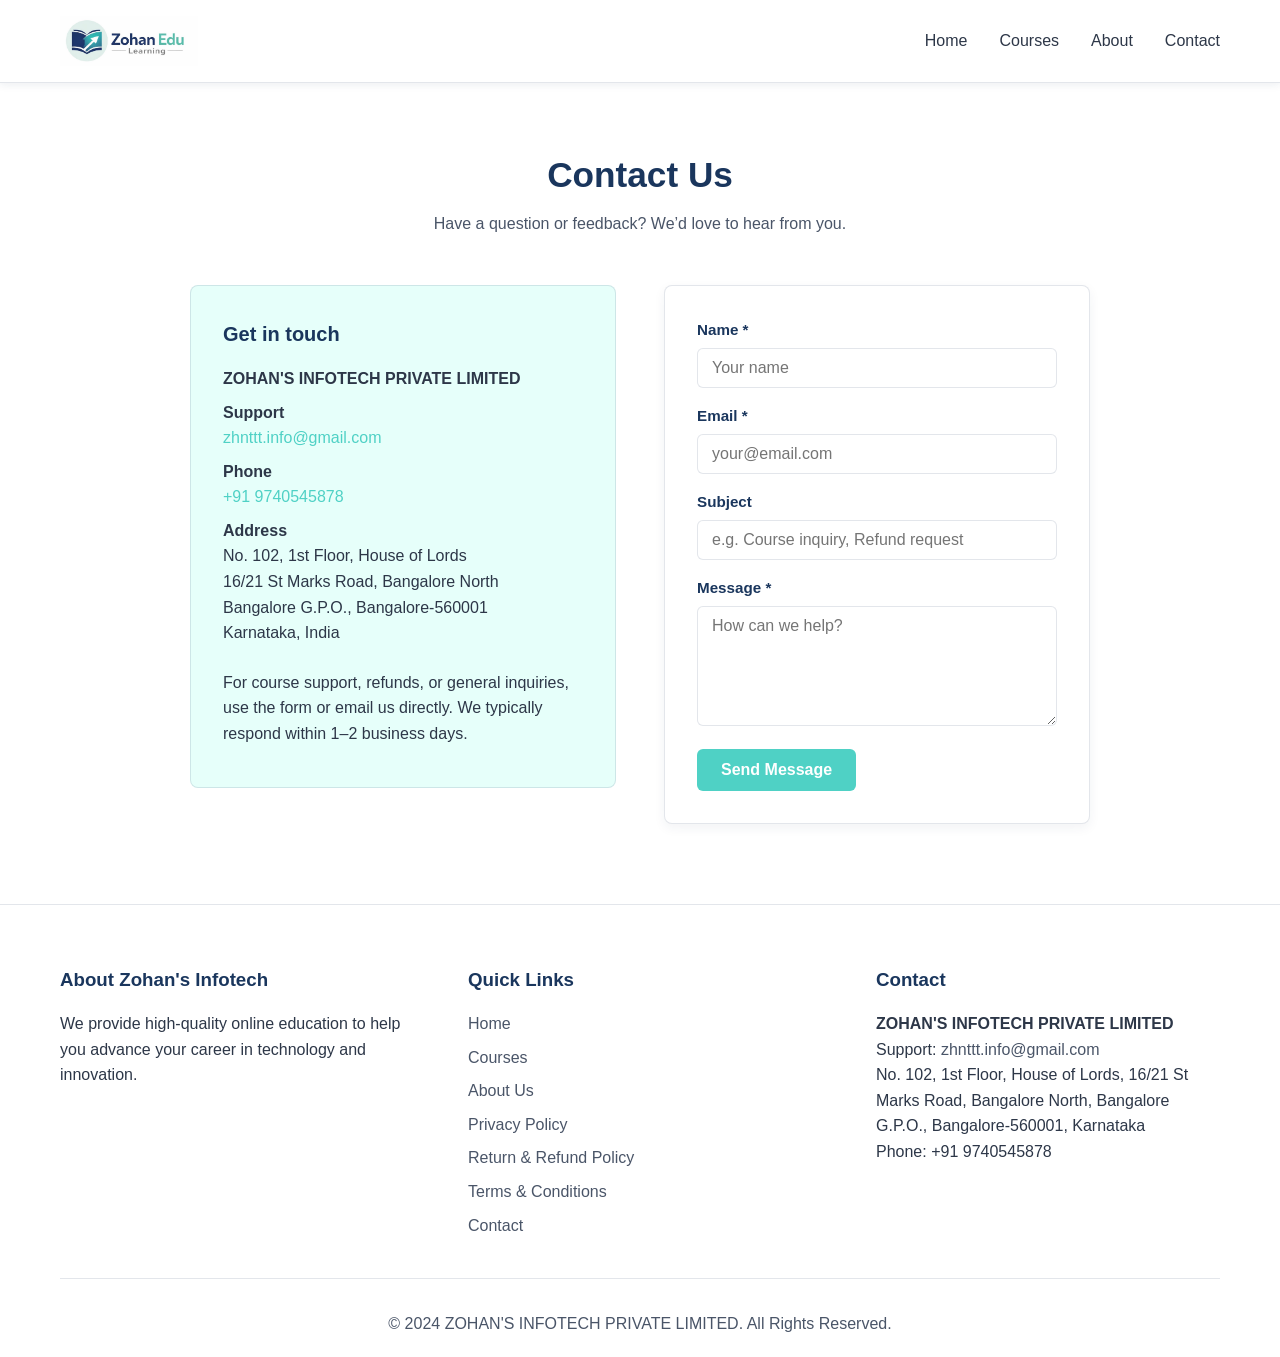
<file: contact.html>
<!DOCTYPE html>
<html lang="en">
<head>
    <meta charset="UTF-8">
    <meta name="viewport" content="width=device-width, initial-scale=1.0">
    <title>Contact Us - ZOHANEDU</title>
    <link rel="stylesheet" href="styles.css">
    <style>
        .contact-page { padding: 4rem 0 5rem; }
        .contact-page h1 { font-size: 2.2rem; color: var(--text-main); margin-bottom: 0.5rem; text-align: center; }
        .contact-page .subtitle { color: var(--text-tertiary); text-align: center; margin-bottom: 3rem; }
        .contact-wrap { display: grid; grid-template-columns: 1fr 1fr; gap: 3rem; align-items: start; max-width: 900px; margin: 0 auto; }
        @media (max-width: 768px) { .contact-wrap { grid-template-columns: 1fr; } }
        .contact-info { background: var(--bg-mint-light); padding: 2rem; border-radius: 8px; border: 1px solid var(--border-color); }
        .contact-info h2 { font-size: 1.25rem; color: var(--text-main); margin-bottom: 1rem; }
        .contact-info p { color: var(--text-secondary); margin-bottom: 0.5rem; line-height: 1.6; }
        .contact-info a { color: var(--primary-mint); text-decoration: none; }
        .contact-info a:hover { text-decoration: underline; }
        .contact-form { background: var(--white); padding: 2rem; border-radius: 8px; border: 1px solid var(--border-color); box-shadow: 0 4px 12px rgba(26, 54, 93, 0.06); }
        .contact-form label { display: block; color: var(--text-main); font-weight: 600; margin-bottom: 0.35rem; font-size: 0.95rem; }
        .contact-form input, .contact-form textarea { width: 100%; padding: 10px 14px; border: 1px solid var(--border-color); border-radius: 6px; font-size: 1rem; font-family: inherit; margin-bottom: 1rem; color: var(--text-main); background: var(--white); }
        .contact-form input:focus, .contact-form textarea:focus { outline: none; border-color: var(--primary-mint); }
        .contact-form textarea { min-height: 120px; resize: vertical; }
        .contact-form button { background: var(--primary-mint); color: var(--white); border: none; padding: 12px 24px; border-radius: 6px; font-size: 1rem; font-weight: 600; cursor: pointer; transition: all 0.3s ease; }
        .contact-form button:hover { background: var(--primary-mint-dark); }
    </style>
</head>
<body>
    <nav class="navbar">
        <div class="container">
            <div class="nav-wrapper">
                <a href="/" class="logo">
                    <img src="images/logo.jpeg" alt="ZOHANEDU">
                </a>
                <ul class="nav-links">
                    <li><a href="/#home">Home</a></li>
                    <li><a href="/#courses">Courses</a></li>
                    <li><a href="/#about">About</a></li>
                    <li><a href="/contact">Contact</a></li>
                </ul>
                <button class="hamburger" id="hamburger">☰</button>
            </div>
        </div>
    </nav>

    <main class="container contact-page">
        <h1>Contact Us</h1>
        <p class="subtitle">Have a question or feedback? We’d love to hear from you.</p>

        <div class="contact-wrap">
            <div class="contact-info">
                <h2>Get in touch</h2>
                <p><strong>ZOHAN'S INFOTECH PRIVATE LIMITED</strong></p>
                <p><strong>Support</strong><br>
                <a href="mailto:zhnttt.info@gmail.com">zhnttt.info@gmail.com</a></p>
                <p><strong>Phone</strong><br>
                <a href="tel:+919740545878">+91 9740545878</a></p>
                <p><strong>Address</strong><br>
                No. 102, 1st Floor, House of Lords<br>
                16/21 St Marks Road, Bangalore North<br>
                Bangalore G.P.O., Bangalore-560001<br>
                Karnataka, India</p>
                <p style="margin-top: 1.5rem;">For course support, refunds, or general inquiries, use the form or email us directly. We typically respond within 1–2 business days.</p>
            </div>

            <div class="contact-form">
                <form id="contactForm" action="#" method="post">
                    <label for="name">Name *</label>
                    <input type="text" id="name" name="name" required placeholder="Your name">

                    <label for="email">Email *</label>
                    <input type="email" id="email" name="email" required placeholder="your@email.com">

                    <label for="subject">Subject</label>
                    <input type="text" id="subject" name="subject" placeholder="e.g. Course inquiry, Refund request">

                    <label for="message">Message *</label>
                    <textarea id="message" name="message" required placeholder="How can we help?"></textarea>

                    <button type="submit" class="btn btn-primary">Send Message</button>
                </form>
            </div>
        </div>
    </main>

    <footer class="footer">
        <div class="container">
            <div class="footer-content">
                <div class="footer-section">
                    <h3>About Zohan's Infotech</h3>
                    <p>We provide high-quality online education to help you advance your career in technology and innovation.</p>
                </div>
                <div class="footer-section">
                    <h3>Quick Links</h3>
                    <ul>
                        <li><a href="/#home">Home</a></li>
                        <li><a href="/#courses">Courses</a></li>
                        <li><a href="/#about">About Us</a></li>
                        <li><a href="/privacy-policy">Privacy Policy</a></li>
                        <li><a href="/return-refund-policy">Return & Refund Policy</a></li>
                        <li><a href="/terms-conditions">Terms & Conditions</a></li>
                        <li><a href="/contact">Contact</a></li>
                    </ul>
                </div>
                <div class="footer-section">
                    <h3>Contact</h3>
                    <p><strong>ZOHAN'S INFOTECH PRIVATE LIMITED</strong></p>
                    <p>Support: <a href="mailto:zhnttt.info@gmail.com">zhnttt.info@gmail.com</a></p>
                    <p>No. 102, 1st Floor, House of Lords, 16/21 St Marks Road, Bangalore North, Bangalore G.P.O., Bangalore-560001, Karnataka</p>
                    <p>Phone: +91 9740545878</p>
                </div>
            </div>
            <div class="footer-bottom">
                <p>&copy; 2024 ZOHAN'S INFOTECH PRIVATE LIMITED. All Rights Reserved.</p>
            </div>
        </div>
    </footer>

    <script>
        document.getElementById('hamburger').addEventListener('click', function() {
            document.querySelector('.nav-links').classList.toggle('active');
        });
        document.getElementById('contactForm').addEventListener('submit', function(e) {
            e.preventDefault();
            alert('Thank you for your message. We will get back to you soon at the email you provided.');
            this.reset();
        });
    </script>
</body>
</html>
</file>
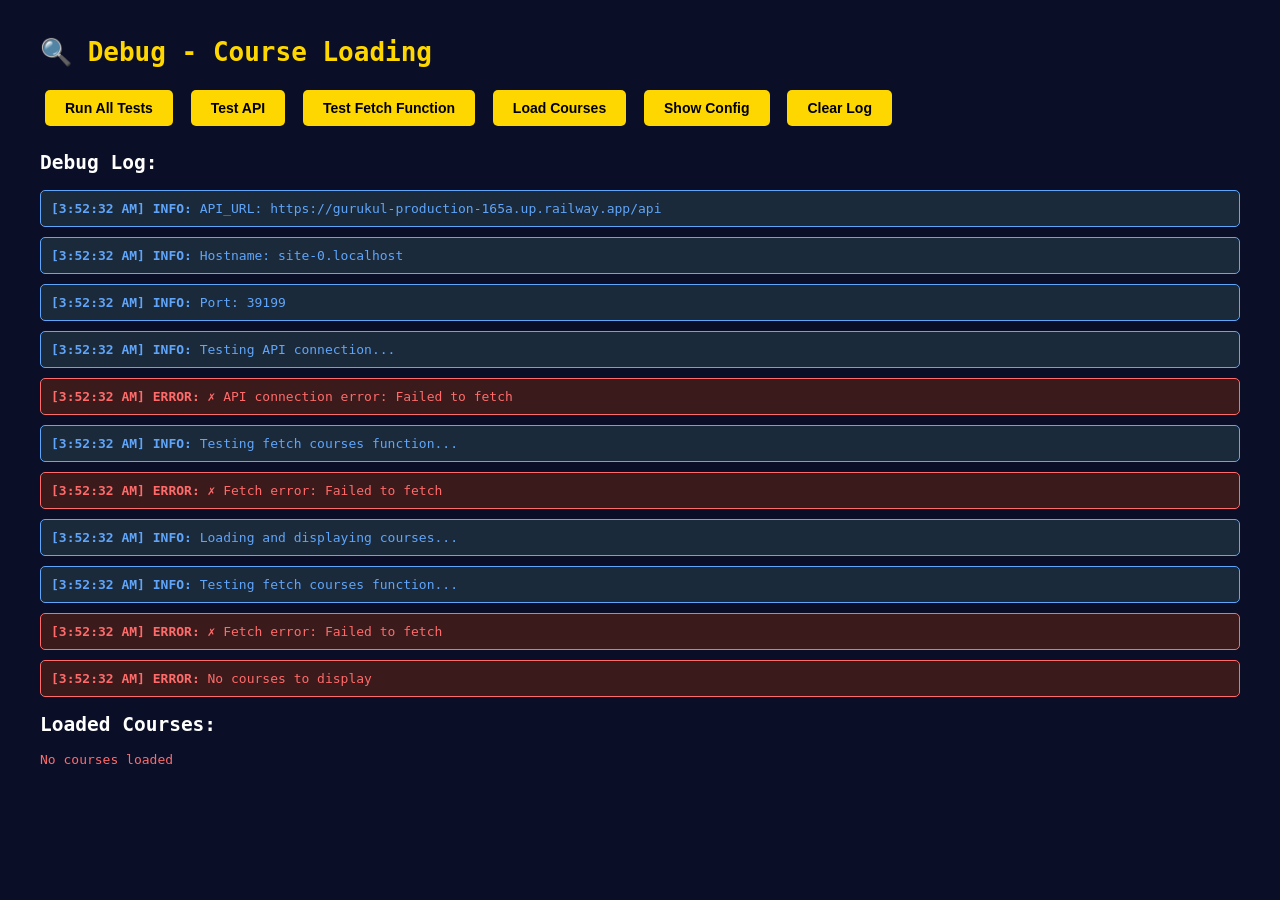
<file: debug.html>
<!DOCTYPE html>
<html>
<head>
    <title>Debug - Courses</title>
    <style>
        body { 
            font-family: monospace; 
            padding: 20px; 
            background: #0a0e27; 
            color: #fff;
            max-width: 1200px;
            margin: 0 auto;
        }
        h1 { color: #FFD700; }
        .status { padding: 10px; margin: 10px 0; border-radius: 5px; }
        .success { background: #1a3a1a; color: #4ade80; border: 1px solid #4ade80; }
        .error { background: #3a1a1a; color: #ff6b6b; border: 1px solid #ff6b6b; }
        .info { background: #1a2a3a; color: #60a5fa; border: 1px solid #60a5fa; }
        pre { 
            background: #1a1f3a; 
            padding: 15px; 
            border-radius: 5px; 
            overflow-x: auto;
            border: 1px solid #333;
            max-height: 400px;
            overflow-y: auto;
        }
        button {
            padding: 10px 20px;
            background: #FFD700;
            color: black;
            border: none;
            border-radius: 5px;
            cursor: pointer;
            font-weight: bold;
            margin: 5px;
            font-size: 14px;
        }
        button:hover { background: #FFC700; }
        .course-card {
            background: #1a1f3a;
            padding: 15px;
            margin: 10px 0;
            border: 1px solid #333;
            border-radius: 5px;
            color: #fff;
        }
        .course-card h3 { color: #FFD700; margin: 0 0 10px 0; }
        .course-card p { margin: 5px 0; font-size: 12px; }
    </style>
</head>
<body>
    <h1>🔍 Debug - Course Loading</h1>
    
    <div style="margin-bottom: 20px;">
        <button onclick="runAllTests()">Run All Tests</button>
        <button onclick="testAPI()">Test API</button>
        <button onclick="testFetch()">Test Fetch Function</button>
        <button onclick="loadAndDisplay()">Load Courses</button>
        <button onclick="showConfig()">Show Config</button>
        <button onclick="clearLog()">Clear Log</button>
    </div>

    <h2>Debug Log:</h2>
    <div id="log"></div>

    <h2>Loaded Courses:</h2>
    <div id="courses"></div>

    <script src="config.js"></script>
    <script>
        const API_URL = (typeof CONFIG !== 'undefined' && CONFIG.API_BASE_URL) ? CONFIG.API_BASE_URL : 'http://localhost:5001/api';
        let coursesData = [];

        function log(message, type = 'info') {
            const logDiv = document.getElementById('log');
            const timestamp = new Date().toLocaleTimeString();
            const className = `status ${type}`;
            logDiv.innerHTML += `<div class="${className}"><strong>[${timestamp}] ${type.toUpperCase()}:</strong> ${message}</div>`;
            logDiv.scrollTop = logDiv.scrollHeight;
            console.log(`[${type}]`, message);
        }

        function clearLog() {
            document.getElementById('log').innerHTML = '';
        }

        function showConfig() {
            log(`API_URL: ${API_URL}`, 'info');
            log(`Hostname: ${window.location.hostname}`, 'info');
            log(`Port: ${window.location.port}`, 'info');
        }

        async function testAPI() {
            log('Testing API connection...', 'info');
            try {
                const response = await fetch(`${API_URL}/health`);
                if (response.ok) {
                    const data = await response.json();
                    log(`✓ Health Check OK: ${JSON.stringify(data)}`, 'success');
                } else {
                    log(`✗ Health Check failed with status ${response.status}`, 'error');
                }
            } catch (error) {
                log(`✗ API connection error: ${error.message}`, 'error');
            }
        }

        async function testFetch() {
            log('Testing fetch courses function...', 'info');
            try {
                const response = await fetch(`${API_URL}/courses`);
                log(`Response status: ${response.status}`, 'info');
                log(`Response headers: Content-Type: ${response.headers.get('content-type')}`, 'info');
                
                if (!response.ok) {
                    throw new Error(`HTTP ${response.status}`);
                }
                
                const data = await response.json();
                coursesData = data;
                log(`✓ Fetched ${data.length} courses`, 'success');
                
                if (data.length > 0) {
                    log(`First course: ${data[0].title} (${data[0]._id})`, 'success');
                }
                
                return data;
            } catch (error) {
                log(`✗ Fetch error: ${error.message}`, 'error');
                return [];
            }
        }

        async function loadAndDisplay() {
            log('Loading and displaying courses...', 'info');
            
            const courses = await testFetch();
            
            if (courses.length === 0) {
                log('No courses to display', 'error');
                document.getElementById('courses').innerHTML = '<p style="color: #ff6b6b;">No courses loaded</p>';
                return;
            }
            
            const coursesDiv = document.getElementById('courses');
            coursesDiv.innerHTML = '';
            
            courses.forEach((course, index) => {
                const card = document.createElement('div');
                card.className = 'course-card';
                card.innerHTML = `
                    <h3>${index + 1}. ${course.title}</h3>
                    <p><strong>Category:</strong> ${course.category}</p>
                    <p><strong>Price:</strong> ₹${course.price}</p>
                    <p><strong>Duration:</strong> ${course.duration}</p>
                    <p><strong>ID:</strong> ${course._id}</p>
                    <p><strong>Image URL:</strong> ${course.image?.substring(0, 80)}...</p>
                `;
                coursesDiv.appendChild(card);
            });
            
            log(`✓ Displayed ${courses.length} course cards`, 'success');
        }

        async function runAllTests() {
            clearLog();
            showConfig();
            await testAPI();
            await testFetch();
            await loadAndDisplay();
        }

        // Auto-run tests on page load
        window.addEventListener('load', runAllTests);
    </script>
</body>
</html>
</file>
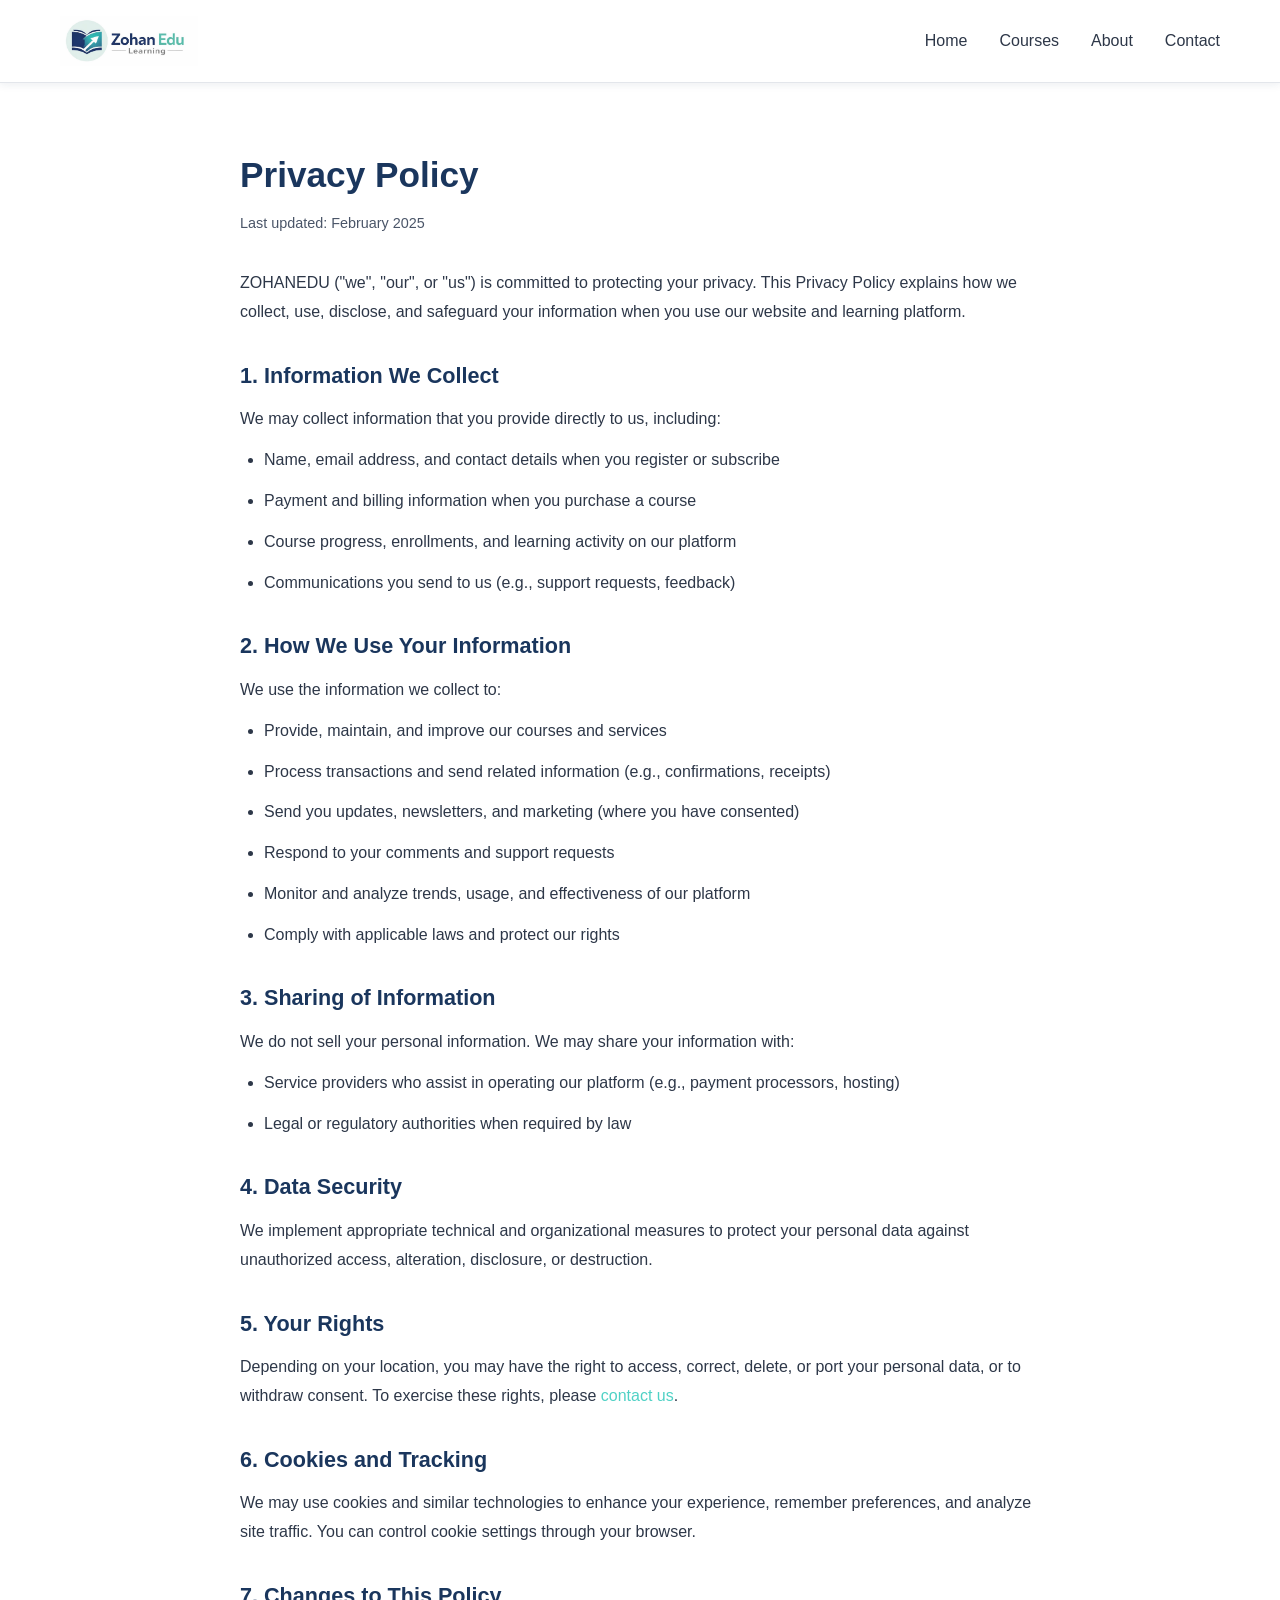
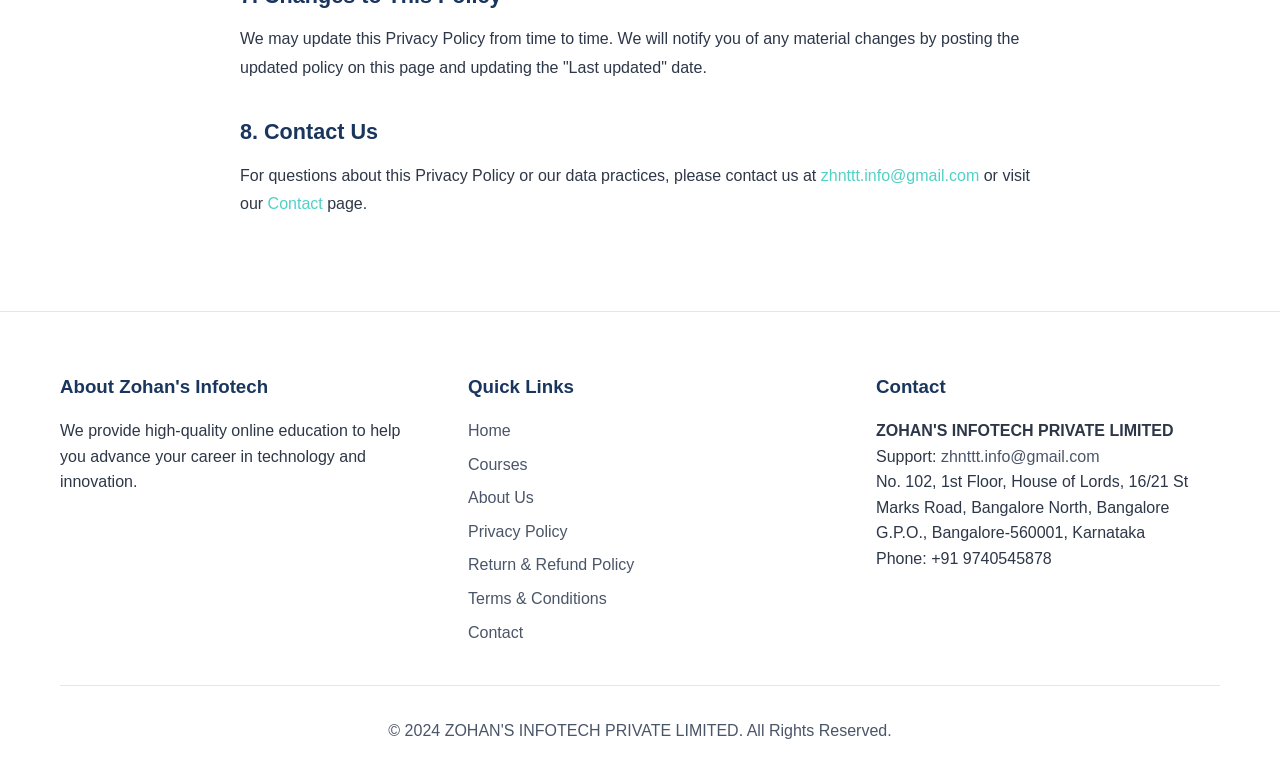
<file: privacy-policy.html>
<!DOCTYPE html>
<html lang="en">
<head>
    <meta charset="UTF-8">
    <meta name="viewport" content="width=device-width, initial-scale=1.0">
    <title>Privacy Policy - ZOHANEDU</title>
    <link rel="stylesheet" href="styles.css">
    <style>
        .legal-page { padding: 4rem 0 5rem; max-width: 800px; margin: 0 auto; }
        .legal-page h1 { font-size: 2.2rem; color: var(--text-main); margin-bottom: 0.5rem; }
        .legal-page .updated { color: var(--text-tertiary); font-size: 0.9rem; margin-bottom: 2rem; }
        .legal-page h2 { font-size: 1.35rem; color: var(--text-main); margin: 2rem 0 0.75rem; }
        .legal-page p, .legal-page li { color: var(--text-secondary); line-height: 1.8; margin-bottom: 0.75rem; }
        .legal-page ul { margin: 0.5rem 0 1rem 1.5rem; }
        .legal-page a { color: var(--primary-mint); text-decoration: none; }
        .legal-page a:hover { text-decoration: underline; }
    </style>
</head>
<body>
    <nav class="navbar">
        <div class="container">
            <div class="nav-wrapper">
                <a href="/" class="logo">
                    <img src="images/logo.jpeg" alt="ZOHANEDU">
                </a>
                <ul class="nav-links">
                    <li><a href="/#home">Home</a></li>
                    <li><a href="/#courses">Courses</a></li>
                    <li><a href="/#about">About</a></li>
                    <li><a href="/contact">Contact</a></li>
                </ul>
                <button class="hamburger" id="hamburger">☰</button>
            </div>
        </div>
    </nav>

    <main class="container legal-page">
        <h1>Privacy Policy</h1>
        <p class="updated">Last updated: February 2025</p>

        <p>ZOHANEDU ("we", "our", or "us") is committed to protecting your privacy. This Privacy Policy explains how we collect, use, disclose, and safeguard your information when you use our website and learning platform.</p>

        <h2>1. Information We Collect</h2>
        <p>We may collect information that you provide directly to us, including:</p>
        <ul>
            <li>Name, email address, and contact details when you register or subscribe</li>
            <li>Payment and billing information when you purchase a course</li>
            <li>Course progress, enrollments, and learning activity on our platform</li>
            <li>Communications you send to us (e.g., support requests, feedback)</li>
        </ul>

        <h2>2. How We Use Your Information</h2>
        <p>We use the information we collect to:</p>
        <ul>
            <li>Provide, maintain, and improve our courses and services</li>
            <li>Process transactions and send related information (e.g., confirmations, receipts)</li>
            <li>Send you updates, newsletters, and marketing (where you have consented)</li>
            <li>Respond to your comments and support requests</li>
            <li>Monitor and analyze trends, usage, and effectiveness of our platform</li>
            <li>Comply with applicable laws and protect our rights</li>
        </ul>

        <h2>3. Sharing of Information</h2>
        <p>We do not sell your personal information. We may share your information with:</p>
        <ul>
            <li>Service providers who assist in operating our platform (e.g., payment processors, hosting)</li>
            <li>Legal or regulatory authorities when required by law</li>
        </ul>

        <h2>4. Data Security</h2>
        <p>We implement appropriate technical and organizational measures to protect your personal data against unauthorized access, alteration, disclosure, or destruction.</p>

        <h2>5. Your Rights</h2>
        <p>Depending on your location, you may have the right to access, correct, delete, or port your personal data, or to withdraw consent. To exercise these rights, please <a href="/contact">contact us</a>.</p>

        <h2>6. Cookies and Tracking</h2>
        <p>We may use cookies and similar technologies to enhance your experience, remember preferences, and analyze site traffic. You can control cookie settings through your browser.</p>

        <h2>7. Changes to This Policy</h2>
        <p>We may update this Privacy Policy from time to time. We will notify you of any material changes by posting the updated policy on this page and updating the "Last updated" date.</p>

        <h2>8. Contact Us</h2>
        <p>For questions about this Privacy Policy or our data practices, please contact us at <a href="mailto:zhnttt.info@gmail.com">zhnttt.info@gmail.com</a> or visit our <a href="/contact">Contact</a> page.</p>
    </main>

    <footer class="footer">
        <div class="container">
            <div class="footer-content">
                <div class="footer-section">
                    <h3>About Zohan's Infotech</h3>
                    <p>We provide high-quality online education to help you advance your career in technology and innovation.</p>
                </div>
                <div class="footer-section">
                    <h3>Quick Links</h3>
                    <ul>
                        <li><a href="/#home">Home</a></li>
                        <li><a href="/#courses">Courses</a></li>
                        <li><a href="/#about">About Us</a></li>
                        <li><a href="/privacy-policy">Privacy Policy</a></li>
                        <li><a href="/return-refund-policy">Return & Refund Policy</a></li>
                        <li><a href="/terms-conditions">Terms & Conditions</a></li>
                        <li><a href="/contact">Contact</a></li>
                    </ul>
                </div>
                <div class="footer-section">
                    <h3>Contact</h3>
                    <p><strong>ZOHAN'S INFOTECH PRIVATE LIMITED</strong></p>
                    <p>Support: <a href="mailto:zhnttt.info@gmail.com">zhnttt.info@gmail.com</a></p>
                    <p>No. 102, 1st Floor, House of Lords, 16/21 St Marks Road, Bangalore North, Bangalore G.P.O., Bangalore-560001, Karnataka</p>
                    <p>Phone: +91 9740545878</p>
                </div>
            </div>
            <div class="footer-bottom">
                <p>&copy; 2024 ZOHAN'S INFOTECH PRIVATE LIMITED. All Rights Reserved.</p>
            </div>
        </div>
    </footer>

    <script>
        document.getElementById('hamburger').addEventListener('click', function() {
            document.querySelector('.nav-links').classList.toggle('active');
        });
    </script>
</body>
</html>
</file>
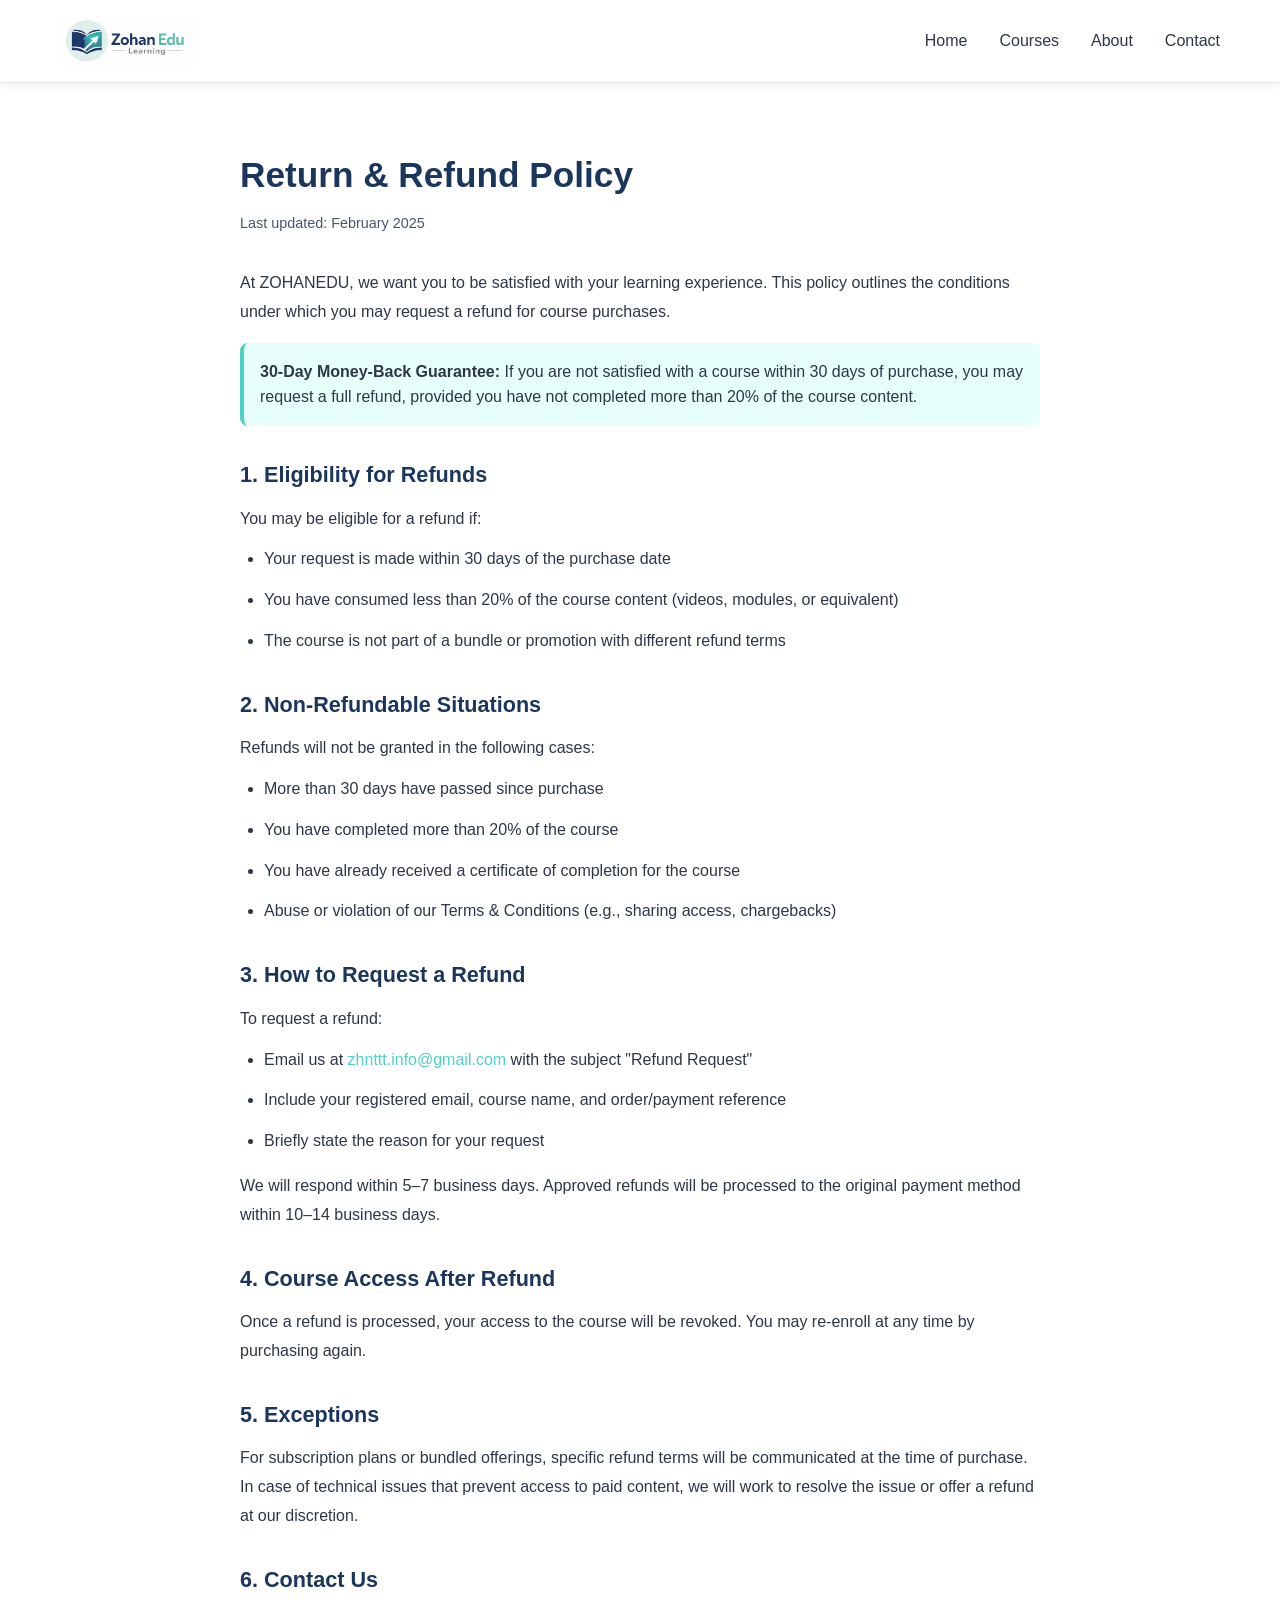
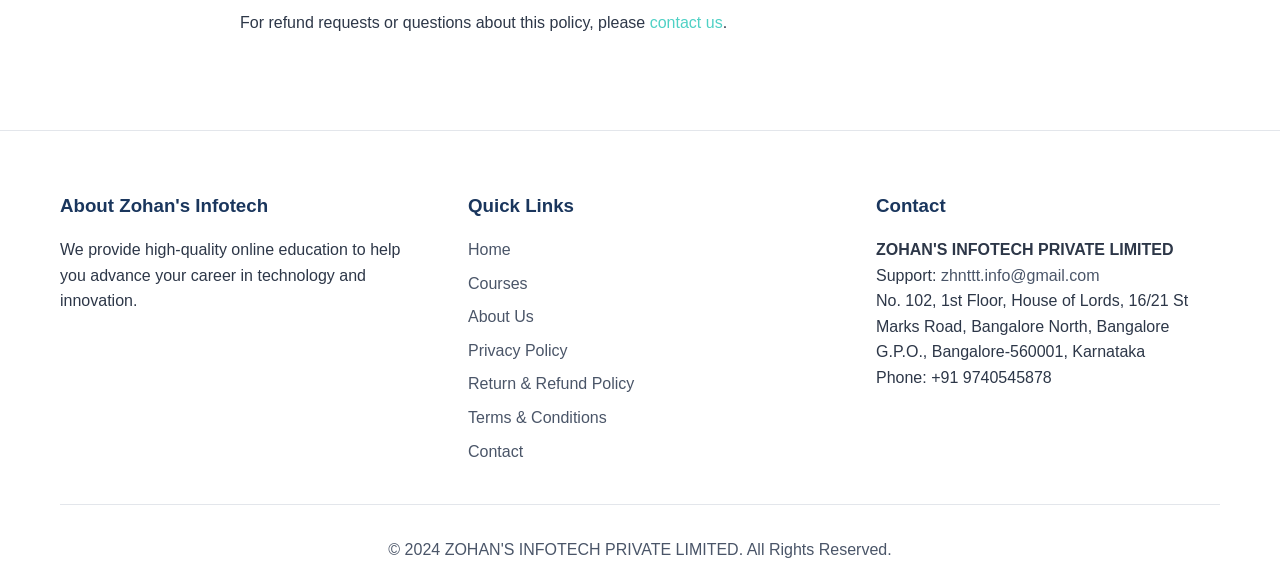
<file: return-refund-policy.html>
<!DOCTYPE html>
<html lang="en">
<head>
    <meta charset="UTF-8">
    <meta name="viewport" content="width=device-width, initial-scale=1.0">
    <title>Return & Refund Policy - ZOHANEDU</title>
    <link rel="stylesheet" href="styles.css">
    <style>
        .legal-page { padding: 4rem 0 5rem; max-width: 800px; margin: 0 auto; }
        .legal-page h1 { font-size: 2.2rem; color: var(--text-main); margin-bottom: 0.5rem; }
        .legal-page .updated { color: var(--text-tertiary); font-size: 0.9rem; margin-bottom: 2rem; }
        .legal-page h2 { font-size: 1.35rem; color: var(--text-main); margin: 2rem 0 0.75rem; }
        .legal-page p, .legal-page li { color: var(--text-secondary); line-height: 1.8; margin-bottom: 0.75rem; }
        .legal-page ul { margin: 0.5rem 0 1rem 1.5rem; }
        .legal-page a { color: var(--primary-mint); text-decoration: none; }
        .legal-page a:hover { text-decoration: underline; }
        .legal-page .highlight { background: var(--bg-mint-light); padding: 1rem; border-radius: 8px; border-left: 4px solid var(--primary-mint); margin: 1rem 0; }
    </style>
</head>
<body>
    <nav class="navbar">
        <div class="container">
            <div class="nav-wrapper">
                <a href="/" class="logo">
                    <img src="images/logo.jpeg" alt="ZOHANEDU">
                </a>
                <ul class="nav-links">
                    <li><a href="/#home">Home</a></li>
                    <li><a href="/#courses">Courses</a></li>
                    <li><a href="/#about">About</a></li>
                    <li><a href="/contact">Contact</a></li>
                </ul>
                <button class="hamburger" id="hamburger">☰</button>
            </div>
        </div>
    </nav>

    <main class="container legal-page">
        <h1>Return & Refund Policy</h1>
        <p class="updated">Last updated: February 2025</p>

        <p>At ZOHANEDU, we want you to be satisfied with your learning experience. This policy outlines the conditions under which you may request a refund for course purchases.</p>

        <div class="highlight">
            <strong>30-Day Money-Back Guarantee:</strong> If you are not satisfied with a course within 30 days of purchase, you may request a full refund, provided you have not completed more than 20% of the course content.
        </div>

        <h2>1. Eligibility for Refunds</h2>
        <p>You may be eligible for a refund if:</p>
        <ul>
            <li>Your request is made within 30 days of the purchase date</li>
            <li>You have consumed less than 20% of the course content (videos, modules, or equivalent)</li>
            <li>The course is not part of a bundle or promotion with different refund terms</li>
        </ul>

        <h2>2. Non-Refundable Situations</h2>
        <p>Refunds will not be granted in the following cases:</p>
        <ul>
            <li>More than 30 days have passed since purchase</li>
            <li>You have completed more than 20% of the course</li>
            <li>You have already received a certificate of completion for the course</li>
            <li>Abuse or violation of our Terms & Conditions (e.g., sharing access, chargebacks)</li>
        </ul>

        <h2>3. How to Request a Refund</h2>
        <p>To request a refund:</p>
        <ul>
            <li>Email us at <a href="mailto:zhnttt.info@gmail.com">zhnttt.info@gmail.com</a> with the subject "Refund Request"</li>
            <li>Include your registered email, course name, and order/payment reference</li>
            <li>Briefly state the reason for your request</li>
        </ul>
        <p>We will respond within 5–7 business days. Approved refunds will be processed to the original payment method within 10–14 business days.</p>

        <h2>4. Course Access After Refund</h2>
        <p>Once a refund is processed, your access to the course will be revoked. You may re-enroll at any time by purchasing again.</p>

        <h2>5. Exceptions</h2>
        <p>For subscription plans or bundled offerings, specific refund terms will be communicated at the time of purchase. In case of technical issues that prevent access to paid content, we will work to resolve the issue or offer a refund at our discretion.</p>

        <h2>6. Contact Us</h2>
        <p>For refund requests or questions about this policy, please <a href="/contact">contact us</a>.</p>
    </main>

    <footer class="footer">
        <div class="container">
            <div class="footer-content">
                <div class="footer-section">
                    <h3>About Zohan's Infotech</h3>
                    <p>We provide high-quality online education to help you advance your career in technology and innovation.</p>
                </div>
                <div class="footer-section">
                    <h3>Quick Links</h3>
                    <ul>
                        <li><a href="/#home">Home</a></li>
                        <li><a href="/#courses">Courses</a></li>
                        <li><a href="/#about">About Us</a></li>
                        <li><a href="/privacy-policy">Privacy Policy</a></li>
                        <li><a href="/return-refund-policy">Return & Refund Policy</a></li>
                        <li><a href="/terms-conditions">Terms & Conditions</a></li>
                        <li><a href="/contact">Contact</a></li>
                    </ul>
                </div>
                <div class="footer-section">
                    <h3>Contact</h3>
                    <p><strong>ZOHAN'S INFOTECH PRIVATE LIMITED</strong></p>
                    <p>Support: <a href="mailto:zhnttt.info@gmail.com">zhnttt.info@gmail.com</a></p>
                    <p>No. 102, 1st Floor, House of Lords, 16/21 St Marks Road, Bangalore North, Bangalore G.P.O., Bangalore-560001, Karnataka</p>
                    <p>Phone: +91 9740545878</p>
                </div>
            </div>
            <div class="footer-bottom">
                <p>&copy; 2024 ZOHAN'S INFOTECH PRIVATE LIMITED. All Rights Reserved.</p>
            </div>
        </div>
    </footer>

    <script>
        document.getElementById('hamburger').addEventListener('click', function() {
            document.querySelector('.nav-links').classList.toggle('active');
        });
    </script>
</body>
</html>
</file>
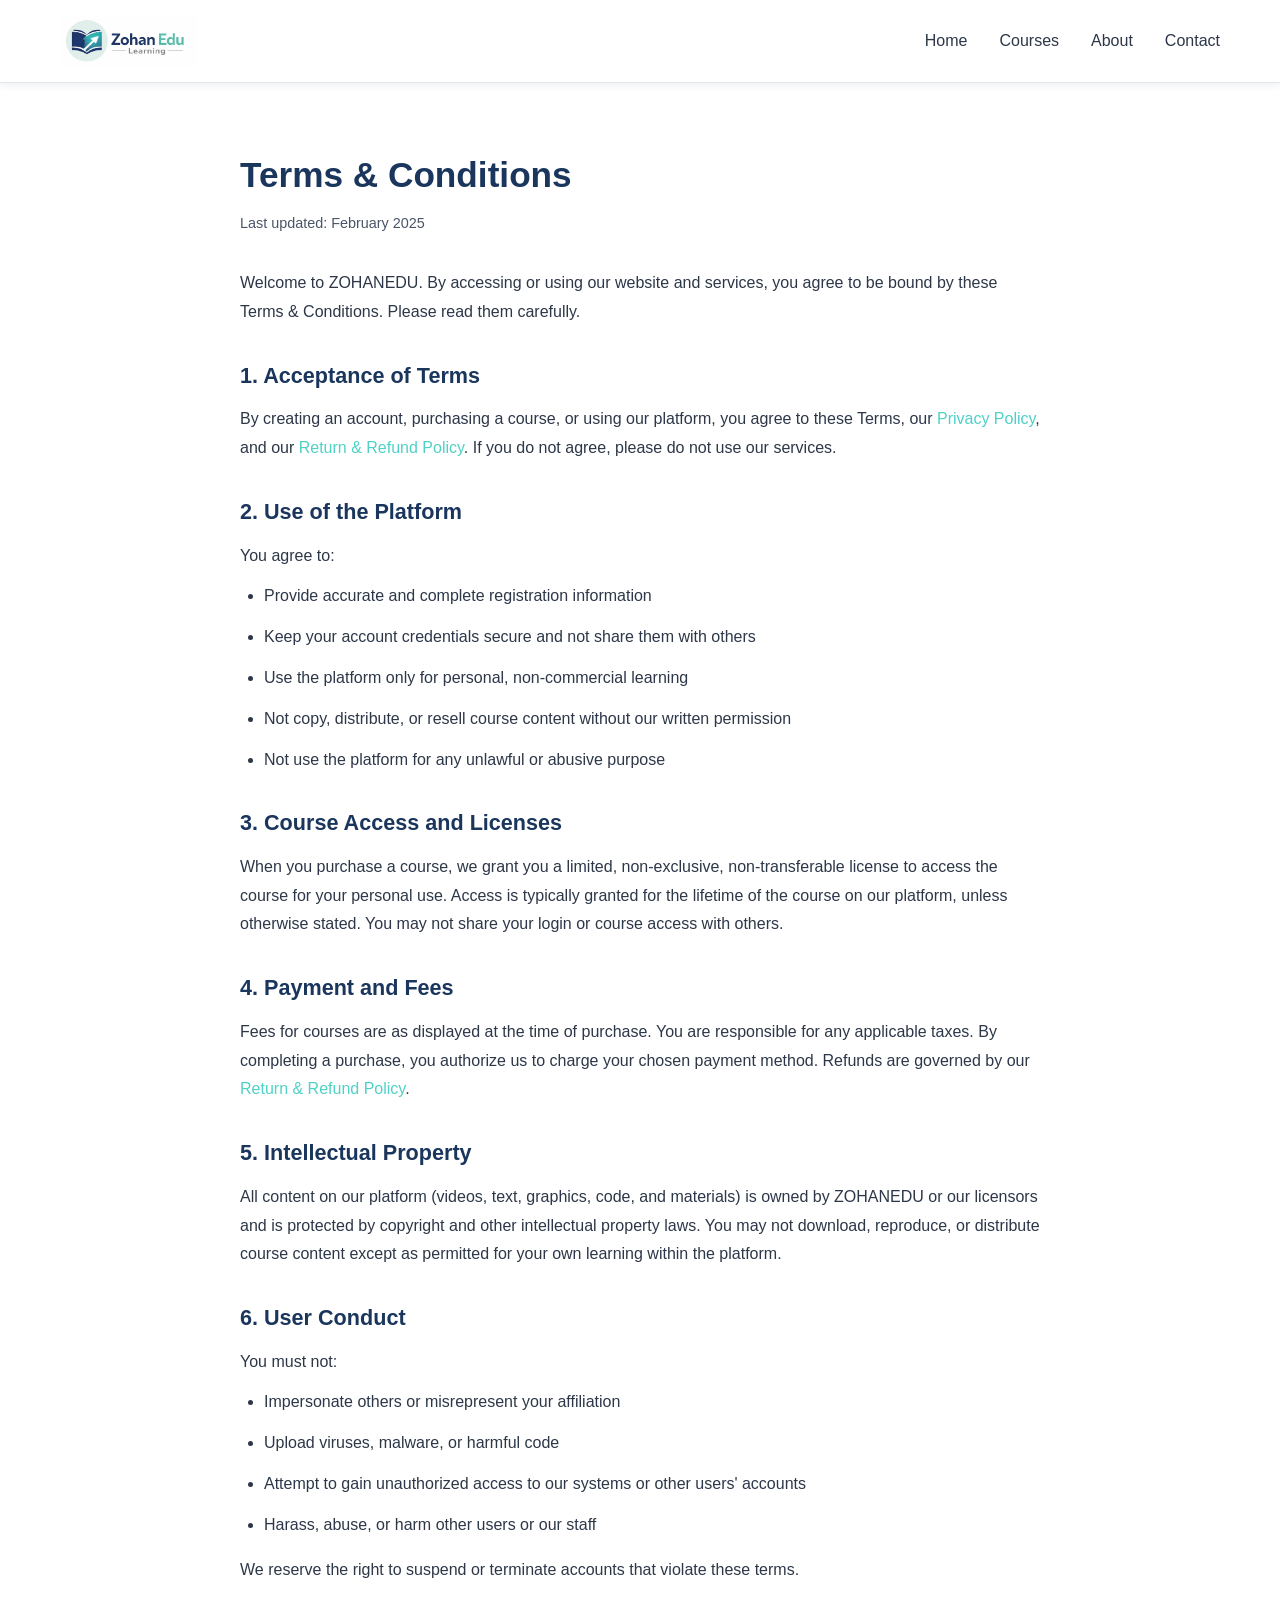
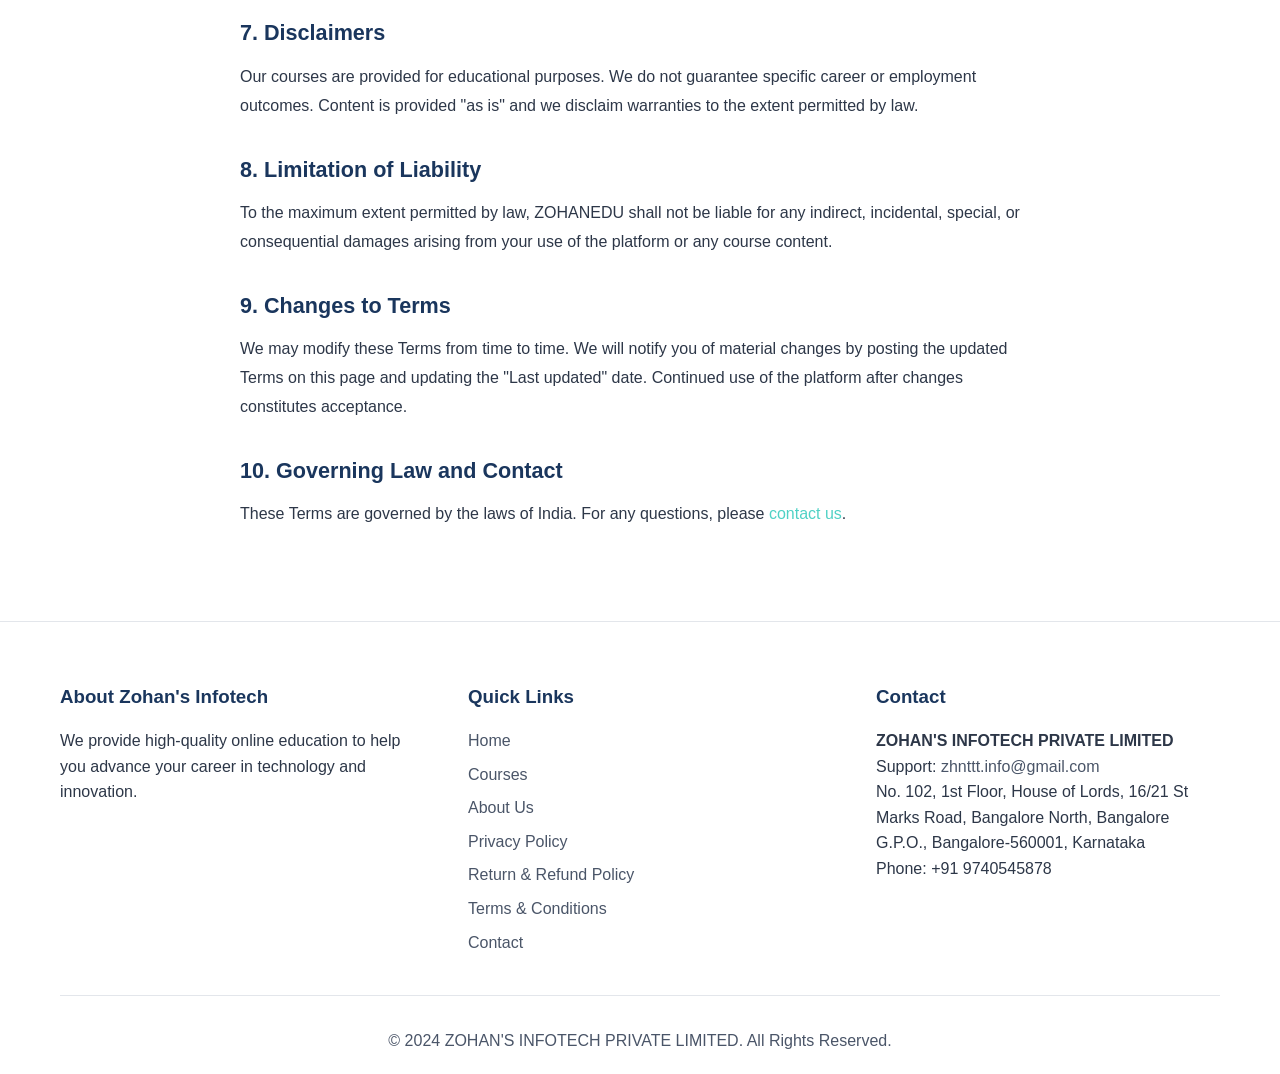
<file: terms-conditions.html>
<!DOCTYPE html>
<html lang="en">
<head>
    <meta charset="UTF-8">
    <meta name="viewport" content="width=device-width, initial-scale=1.0">
    <title>Terms & Conditions - ZOHANEDU</title>
    <link rel="stylesheet" href="styles.css">
    <style>
        .legal-page { padding: 4rem 0 5rem; max-width: 800px; margin: 0 auto; }
        .legal-page h1 { font-size: 2.2rem; color: var(--text-main); margin-bottom: 0.5rem; }
        .legal-page .updated { color: var(--text-tertiary); font-size: 0.9rem; margin-bottom: 2rem; }
        .legal-page h2 { font-size: 1.35rem; color: var(--text-main); margin: 2rem 0 0.75rem; }
        .legal-page p, .legal-page li { color: var(--text-secondary); line-height: 1.8; margin-bottom: 0.75rem; }
        .legal-page ul { margin: 0.5rem 0 1rem 1.5rem; }
        .legal-page a { color: var(--primary-mint); text-decoration: none; }
        .legal-page a:hover { text-decoration: underline; }
    </style>
</head>
<body>
    <nav class="navbar">
        <div class="container">
            <div class="nav-wrapper">
                <a href="/" class="logo">
                    <img src="images/logo.jpeg" alt="ZOHANEDU">
                </a>
                <ul class="nav-links">
                    <li><a href="/#home">Home</a></li>
                    <li><a href="/#courses">Courses</a></li>
                    <li><a href="/#about">About</a></li>
                    <li><a href="/contact">Contact</a></li>
                </ul>
                <button class="hamburger" id="hamburger">☰</button>
            </div>
        </div>
    </nav>

    <main class="container legal-page">
        <h1>Terms & Conditions</h1>
        <p class="updated">Last updated: February 2025</p>

        <p>Welcome to ZOHANEDU. By accessing or using our website and services, you agree to be bound by these Terms & Conditions. Please read them carefully.</p>

        <h2>1. Acceptance of Terms</h2>
        <p>By creating an account, purchasing a course, or using our platform, you agree to these Terms, our <a href="/privacy-policy">Privacy Policy</a>, and our <a href="/return-refund-policy">Return & Refund Policy</a>. If you do not agree, please do not use our services.</p>

        <h2>2. Use of the Platform</h2>
        <p>You agree to:</p>
        <ul>
            <li>Provide accurate and complete registration information</li>
            <li>Keep your account credentials secure and not share them with others</li>
            <li>Use the platform only for personal, non-commercial learning</li>
            <li>Not copy, distribute, or resell course content without our written permission</li>
            <li>Not use the platform for any unlawful or abusive purpose</li>
        </ul>

        <h2>3. Course Access and Licenses</h2>
        <p>When you purchase a course, we grant you a limited, non-exclusive, non-transferable license to access the course for your personal use. Access is typically granted for the lifetime of the course on our platform, unless otherwise stated. You may not share your login or course access with others.</p>

        <h2>4. Payment and Fees</h2>
        <p>Fees for courses are as displayed at the time of purchase. You are responsible for any applicable taxes. By completing a purchase, you authorize us to charge your chosen payment method. Refunds are governed by our <a href="/return-refund-policy">Return & Refund Policy</a>.</p>

        <h2>5. Intellectual Property</h2>
        <p>All content on our platform (videos, text, graphics, code, and materials) is owned by ZOHANEDU or our licensors and is protected by copyright and other intellectual property laws. You may not download, reproduce, or distribute course content except as permitted for your own learning within the platform.</p>

        <h2>6. User Conduct</h2>
        <p>You must not:</p>
        <ul>
            <li>Impersonate others or misrepresent your affiliation</li>
            <li>Upload viruses, malware, or harmful code</li>
            <li>Attempt to gain unauthorized access to our systems or other users' accounts</li>
            <li>Harass, abuse, or harm other users or our staff</li>
        </ul>
        <p>We reserve the right to suspend or terminate accounts that violate these terms.</p>

        <h2>7. Disclaimers</h2>
        <p>Our courses are provided for educational purposes. We do not guarantee specific career or employment outcomes. Content is provided "as is" and we disclaim warranties to the extent permitted by law.</p>

        <h2>8. Limitation of Liability</h2>
        <p>To the maximum extent permitted by law, ZOHANEDU shall not be liable for any indirect, incidental, special, or consequential damages arising from your use of the platform or any course content.</p>

        <h2>9. Changes to Terms</h2>
        <p>We may modify these Terms from time to time. We will notify you of material changes by posting the updated Terms on this page and updating the "Last updated" date. Continued use of the platform after changes constitutes acceptance.</p>

        <h2>10. Governing Law and Contact</h2>
        <p>These Terms are governed by the laws of India. For any questions, please <a href="/contact">contact us</a>.</p>
    </main>

    <footer class="footer">
        <div class="container">
            <div class="footer-content">
                <div class="footer-section">
                    <h3>About Zohan's Infotech</h3>
                    <p>We provide high-quality online education to help you advance your career in technology and innovation.</p>
                </div>
                <div class="footer-section">
                    <h3>Quick Links</h3>
                    <ul>
                        <li><a href="/#home">Home</a></li>
                        <li><a href="/#courses">Courses</a></li>
                        <li><a href="/#about">About Us</a></li>
                        <li><a href="/privacy-policy">Privacy Policy</a></li>
                        <li><a href="/return-refund-policy">Return & Refund Policy</a></li>
                        <li><a href="/terms-conditions">Terms & Conditions</a></li>
                        <li><a href="/contact">Contact</a></li>
                    </ul>
                </div>
                <div class="footer-section">
                    <h3>Contact</h3>
                    <p><strong>ZOHAN'S INFOTECH PRIVATE LIMITED</strong></p>
                    <p>Support: <a href="mailto:zhnttt.info@gmail.com">zhnttt.info@gmail.com</a></p>
                    <p>No. 102, 1st Floor, House of Lords, 16/21 St Marks Road, Bangalore North, Bangalore G.P.O., Bangalore-560001, Karnataka</p>
                    <p>Phone: +91 9740545878</p>
                </div>
            </div>
            <div class="footer-bottom">
                <p>&copy; 2024 ZOHAN'S INFOTECH PRIVATE LIMITED. All Rights Reserved.</p>
            </div>
        </div>
    </footer>

    <script>
        document.getElementById('hamburger').addEventListener('click', function() {
            document.querySelector('.nav-links').classList.toggle('active');
        });
    </script>
</body>
</html>
</file>
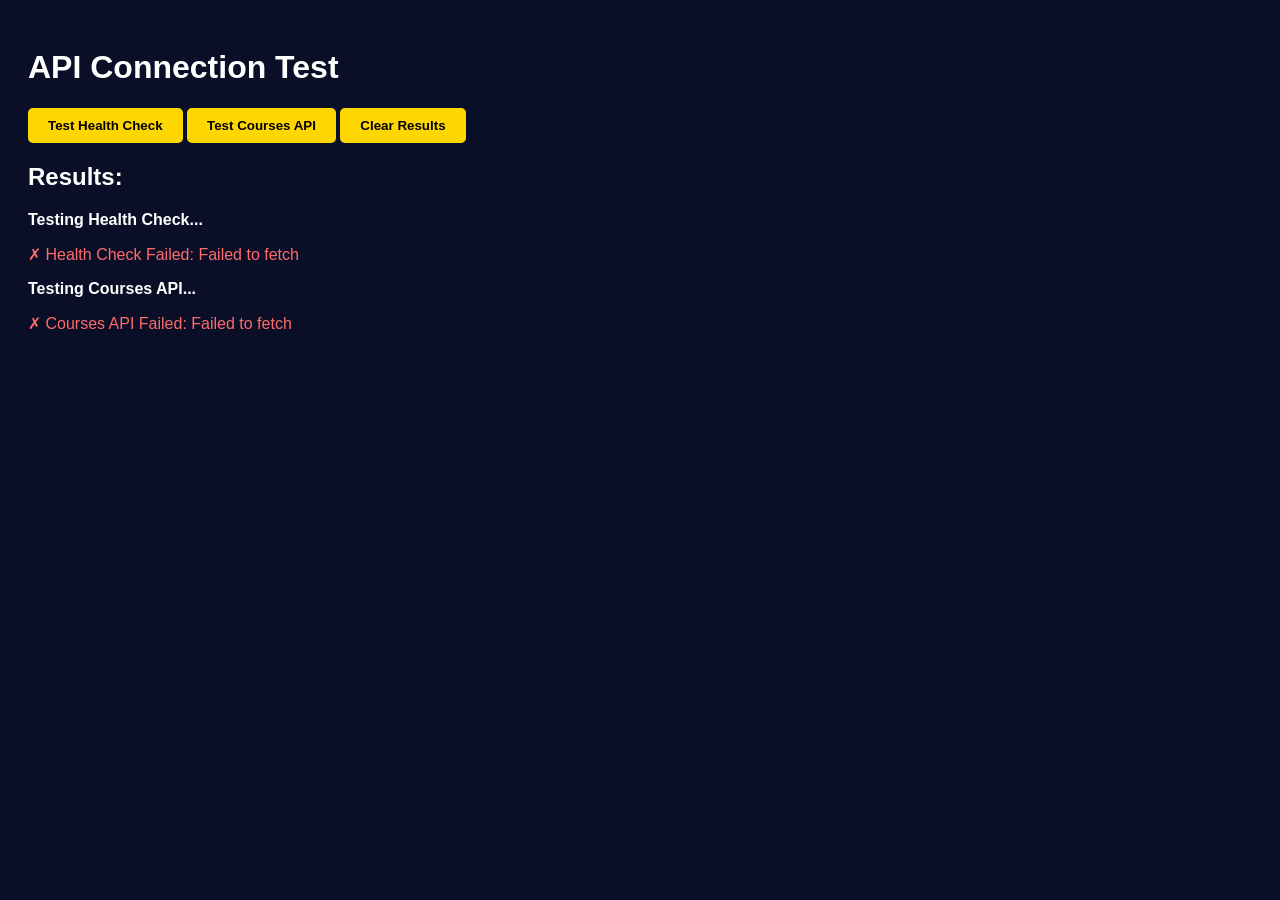
<file: test-api.html>
<!DOCTYPE html>
<html>
<head>
    <title>API Test</title>
    <style>
        body { font-family: Arial; padding: 20px; background: #0a0e27; color: #fff; }
        pre { background: #1a1f3a; padding: 15px; border-radius: 8px; overflow-x: auto; }
        button { padding: 10px 20px; background: #FFD700; color: black; border: none; border-radius: 5px; cursor: pointer; font-weight: bold; }
        button:hover { background: #FFC700; }
        .success { color: #4ade80; }
        .error { color: #ff6b6b; }
    </style>
</head>
<body>
    <h1>API Connection Test</h1>
    
    <button onclick="testHealth()">Test Health Check</button>
    <button onclick="testCourses()">Test Courses API</button>
    <button onclick="clearResults()">Clear Results</button>
    
    <h2>Results:</h2>
    <div id="results"></div>
    
    <!-- Load Configuration -->
    <script src="config.js"></script>
    <script>
        const API_URL = (typeof CONFIG !== 'undefined' && CONFIG.API_BASE_URL) ? CONFIG.API_BASE_URL : 'http://localhost:5001/api';
        
        async function testHealth() {
            const resultsDiv = document.getElementById('results');
            resultsDiv.innerHTML += '<p><strong>Testing Health Check...</strong></p>';
            
            try {
                const response = await fetch(`${API_URL}/health`);
                const data = await response.json();
                resultsDiv.innerHTML += `<p class="success">✓ Health Check OK</p>`;
                resultsDiv.innerHTML += `<pre>${JSON.stringify(data, null, 2)}</pre>`;
            } catch (error) {
                resultsDiv.innerHTML += `<p class="error">✗ Health Check Failed: ${error.message}</p>`;
            }
        }
        
        async function testCourses() {
            const resultsDiv = document.getElementById('results');
            resultsDiv.innerHTML += '<p><strong>Testing Courses API...</strong></p>';
            
            try {
                const response = await fetch(`${API_URL}/courses`);
                if (!response.ok) throw new Error(`HTTP ${response.status}`);
                
                const data = await response.json();
                resultsDiv.innerHTML += `<p class="success">✓ Courses API OK - ${data.length} courses found</p>`;
                resultsDiv.innerHTML += `<pre>${JSON.stringify(data.slice(0, 2), null, 2)}</pre>`;
            } catch (error) {
                resultsDiv.innerHTML += `<p class="error">✗ Courses API Failed: ${error.message}</p>`;
            }
        }
        
        function clearResults() {
            document.getElementById('results').innerHTML = '';
        }
        
        // Auto-test on page load
        window.addEventListener('load', () => {
            testHealth();
            setTimeout(testCourses, 500);
        });
    </script>
</body>
</html>
</file>
<file: styles.css>
* {
    margin: 0;
    padding: 0;
    box-sizing: border-box;
}

:root {
    /* White & Mint Green EdTech palette */
    --primary-mint: #4FD1C5;
    --primary-mint-dark: #38B2AC;
    --bg-mint-light: #E6FFFA;
    --text-main: #1A365D;
    --white: #FFFFFF;
    --accent-mint: #81E6D9;

    --primary-color: var(--primary-mint);
    --primary-light: var(--accent-mint);
    --primary-dark: var(--primary-mint-dark);
    --secondary-color: var(--primary-mint);
    --success-color: var(--primary-mint);
    --danger-color: #E53E3E;
    --warning-color: var(--primary-mint-dark);

    --bg-darkest: var(--white);
    --bg-dark: var(--bg-mint-light);
    --bg-card: var(--white);
    --bg-light: #F0FFFF;
    --bg-lighter: var(--bg-mint-light);

    --text-primary: var(--text-main);
    --text-secondary: #2D3748;
    --text-tertiary: #4A5568;
    --text-light: #718096;

    --border-color: rgba(26, 54, 93, 0.12);
    --border-light: rgba(26, 54, 93, 0.06);
}

body {
    font-family: 'Segoe UI', Tahoma, Geneva, Verdana, sans-serif;
    line-height: 1.6;
    color: var(--text-secondary);
    background-color: var(--white);
}

.container {
    max-width: 1200px;
    margin: 0 auto;
    padding: 0 20px;
}

/* Navigation Bar */
.navbar {
    background-color: var(--white);
    box-shadow: 0 2px 8px rgba(26, 54, 93, 0.08);
    position: sticky;
    top: 0;
    z-index: 1000;
    border-bottom: 1px solid var(--border-color);
    backdrop-filter: blur(10px);
}

.nav-wrapper {
    display: flex;
    justify-content: space-between;
    align-items: center;
    padding: 1rem 0;
}

.logo {
    display: flex;
    align-items: center;
    height: 50px;
    flex-shrink: 0;
}

.logo img {
    height: 100%;
    max-height: 50px;
    width: auto;
    object-fit: contain;
    display: block;
}

/* Search Bar */
.search-container {
    display: flex;
    align-items: center;
    background: var(--bg-mint-light);
    border: 1px solid var(--accent-mint);
    border-radius: 20px;
    padding: 0 10px;
    margin: 0 1rem;
    flex-grow: 1;
    max-width: 400px; /* Limit width */
}

.search-container input {
    background: transparent;
    border: none;
    color: var(--text-main);
    padding: 8px 10px;
    outline: none;
    flex-grow: 1;
    font-size: 0.9rem;
}

.search-container input::placeholder {
    color: var(--text-tertiary);
}

.search-container button {
    background: transparent;
    border: none;
    cursor: pointer;
    font-size: 1.2rem;
    padding: 5px;
    color: var(--primary-mint);
}

.nav-links {
    display: flex;
    list-style: none;
    gap: 2rem;
}

.nav-links a {
    text-decoration: none;
    color: var(--text-secondary);
    transition: color 0.3s ease;
    font-weight: 500;
}

.nav-links a:hover {
    color: var(--primary-mint-dark);
    padding: 8px 16px;
    border-radius: 20px;
    background-color: var(--bg-mint-light);
    transition: all 0.3s ease;
}

.hamburger {
    display: none;
    background: none;
    border: none;
    font-size: 1.5rem;
    cursor: pointer;
    color: var(--primary-mint) !important;
}

/* Hero Section */
.hero {
    background: linear-gradient(135deg, var(--primary-mint) 0%, var(--primary-mint-dark) 100%);
    color: var(--white);
    padding: 100px 20px;
    text-align: center;
}

.hero-content h1 {
    font-size: 3rem;
    margin-bottom: 1rem;
    color: var(--white);
}

.hero-content p {
    font-size: 1.3rem;
    margin-bottom: 2rem;
    opacity: 0.95;
    color: var(--white);
}

/* Buttons */
.btn {
    padding: 12px 30px;
    border: none;
    border-radius: 5px;
    font-size: 1rem;
    cursor: pointer;
    transition: all 0.3s ease;
    font-weight: 600;
}

.btn-primary {
    background-color: var(--primary-mint);
    color: var(--white);
}

.btn-primary:hover {
    background-color: var(--primary-mint-dark);
    transform: translateY(-2px);
    box-shadow: 0 4px 12px rgba(79, 209, 197, 0.35);
}

/* Categories Section */
.categories-section {
    padding: 80px 0;
    background-color: var(--bg-dark);
}

.categories-section h2 {
    text-align: center;
    margin-bottom: 3rem;
    font-size: 2.2rem;
    color: var(--text-main);
}

.categories-grid {
    display: grid;
    grid-template-columns: repeat(auto-fit, minmax(150px, 1fr));
    gap: 2rem;
}

.category-card {
    background-color: var(--white);
    padding: 2rem;
    border-radius: 8px;
    text-align: center;
    cursor: pointer;
    transition: all 0.3s ease;
    border: 2px solid var(--border-color);
    box-shadow: 0 2px 8px rgba(26, 54, 93, 0.06);
}

.category-card:hover {
    border-color: var(--primary-mint);
    transform: translateY(-5px);
    box-shadow: 0 8px 20px rgba(79, 209, 197, 0.2);
    background-color: var(--bg-mint-light);
}

.category-card h3 {
    margin-top: 1rem;
    color: var(--text-main);
}

/* Courses Section */
.courses-section {
    padding: 80px 0;
    background-color: var(--white);
}

.courses-section h2 {
    text-align: center;
    margin-bottom: 2rem;
    font-size: 2.2rem;
    color: var(--text-main);
}

.filter-section {
    display: flex;
    justify-content: center;
    gap: 1rem;
    margin-bottom: 3rem;
    flex-wrap: wrap;
}

.filter-btn {
    padding: 8px 20px;
    border: 2px solid var(--accent-mint);
    background-color: transparent;
    border-radius: 20px;
    cursor: pointer;
    transition: all 0.3s ease;
    font-weight: 500;
    color: var(--text-secondary);
}

.filter-btn:hover,
.filter-btn.active {
    background-color: var(--primary-mint);
    color: var(--white);
    border-color: var(--primary-mint);
}

.courses-grid {
    display: grid;
    grid-template-columns: repeat(auto-fill, minmax(280px, 1fr));
    gap: 2rem;
}

.course-card {
    background-color: var(--white);
    border-radius: 8px;
    overflow: hidden;
    box-shadow: 0 4px 12px rgba(26, 54, 93, 0.08);
    transition: all 0.3s ease;
    cursor: pointer;
    border: 1px solid var(--border-color);
}

.course-card:hover {
    transform: translateY(-6px);
    box-shadow: 0 12px 24px rgba(79, 209, 197, 0.2);
    border-color: var(--accent-mint);
    background-color: var(--bg-mint-light);
}

.course-image {
    width: 100%;
    height: 200px;
    background: linear-gradient(135deg, var(--primary-mint) 0%, var(--primary-mint-dark) 100%);
    display: flex;
    align-items: center;
    justify-content: center;
    color: var(--white);
    font-size: 1.2rem;
    font-weight: bold;
}

.course-content {
    padding: 1.5rem;
}

.course-badge {
    display: inline-block;
    background-color: var(--bg-mint-light);
    color: var(--primary-mint-dark);
    padding: 4px 12px;
    border-radius: 20px;
    font-size: 0.8rem;
    margin-bottom: 0.5rem;
    border: 1px solid var(--accent-mint);
}

.course-card h3 {
    margin: 0.5rem 0;
    font-size: 1.2rem;
    color: var(--text-main);
}

.course-info {
    color: var(--text-tertiary);
    font-size: 0.9rem;
    margin: 0.5rem 0;
}

.course-footer {
    display: flex;
    justify-content: space-between;
    align-items: center;
    margin-top: 1rem;
    padding-top: 1rem;
    border-top: 1px solid var(--border-color);
}

.course-price {
    font-size: 1.5rem;
    font-weight: bold;
    color: var(--primary-mint-dark);
}

.course-btn {
    background-color: var(--primary-mint);
    color: var(--white);
    border: none;
    padding: 8px 16px;
    border-radius: 5px;
    cursor: pointer;
    transition: all 0.3s ease;
    font-weight: 600;
}

.course-btn:hover {
    background-color: var(--primary-mint-dark);
    transform: scale(1.02);
}

/* About Section */
.about-section {
    padding: 80px 0;
    background-color: var(--bg-mint-light);
}

.about-content {
    display: grid;
    grid-template-columns: 1fr 1fr;
    gap: 3rem;
    align-items: center;
}

.about-section h2 {
    font-size: 2.2rem;
    margin-bottom: 1.5rem;
    color: var(--text-main);
}

.about-list {
    list-style: none;
}

.about-list li {
    padding: 0.8rem 0;
    font-size: 1.1rem;
    color: var(--text-secondary);
}

.about-stats {
    display: grid;
    grid-template-columns: 1fr 1fr 1fr;
    gap: 2rem;
}

.stat {
    text-align: center;
    padding: 2rem;
    background-color: var(--white);
    border-radius: 8px;
    border: 1px solid var(--border-color);
    box-shadow: 0 2px 8px rgba(26, 54, 93, 0.06);
}

.stat h3 {
    font-size: 2.5rem;
    color: var(--primary-mint-dark);
    margin-bottom: 0.5rem;
}

.stat p {
    color: var(--text-tertiary);
}

/* Newsletter Section */
.newsletter-section {
    background: linear-gradient(135deg, var(--primary-mint) 0%, var(--primary-mint-dark) 100%);
    color: var(--white);
    padding: 60px 20px;
    text-align: center;
}

.newsletter-section h2 {
    font-size: 2rem;
    margin-bottom: 0.5rem;
    color: var(--white);
}

.newsletter-section p {
    margin-bottom: 2rem;
    opacity: 0.95;
    color: var(--white);
}

.newsletter-form {
    display: flex;
    gap: 1rem;
    max-width: 500px;
    margin: 0 auto;
    flex-wrap: wrap;
    justify-content: center;
}

.newsletter-form input {
    flex: 1;
    min-width: 200px;
    padding: 12px 20px;
    border: none;
    border-radius: 5px;
    font-size: 1rem;
    background-color: var(--white);
    color: var(--text-main);
}

/* Footer */
.footer {
    background-color: var(--white);
    color: var(--text-secondary);
    padding: 60px 0 20px;
    border-top: 1px solid var(--border-color);
}

.footer-content {
    display: grid;
    grid-template-columns: repeat(auto-fit, minmax(250px, 1fr));
    gap: 4rem;
    margin-bottom: 2rem;
}

.footer-section h3 {
    margin-bottom: 1rem;
    color: var(--text-main);
}

.footer-section ul {
    list-style: none;
}

.footer-section ul li {
    margin-bottom: 0.5rem;
}

.footer-section a {
    color: var(--text-tertiary);
    text-decoration: none;
    transition: color 0.3s ease;
}

.footer-section a:hover {
    color: var(--primary-mint);
}

.social-links {
    display: flex;
    gap: 1rem;
    flex-wrap: wrap;
}

.footer-bottom {
    text-align: center;
    padding-top: 2rem;
    border-top: 1px solid var(--border-color);
    color: var(--text-tertiary);
}

/* Modal */
.modal {
    display: none;
    position: fixed;
    z-index: 2000;
    left: 0;
    top: 0;
    width: 100%;
    height: 100%;
    background-color: rgba(0, 0, 0, 0.7);
    animation: fadeIn 0.3s ease;
}

@keyframes fadeIn {
    from { opacity: 0; }
    to { opacity: 1; }
}

.modal-content {
    background-color: var(--white);
    margin: 5% auto;
    padding: 2rem;
    border-radius: 8px;
    width: 90%;
    max-width: 500px;
    animation: slideIn 0.3s ease;
    border: 1px solid var(--border-color);
    color: var(--text-secondary);
    box-shadow: 0 12px 40px rgba(26, 54, 93, 0.15);
}

@keyframes slideIn {
    from {
        transform: translateY(-50px);
        opacity: 0;
    }
    to {
        transform: translateY(0);
        opacity: 1;
    }
}

.close {
    color: var(--text-tertiary);
    float: right;
    font-size: 28px;
    font-weight: bold;
    cursor: pointer;
}

.close:hover {
    color: var(--primary-mint);
}

.modal-details {
    margin: 1.5rem 0;
    padding: 1rem 0;
    border-top: 1px solid var(--border-color);
    border-bottom: 1px solid var(--border-color);
}

.modal-details p {
    margin: 0.5rem 0;
    color: var(--text-secondary);
}

#enrollBtn {
    width: 100%;
    margin-top: 1rem;
}

/* Responsive Design */
@media (max-width: 768px) {
    .logo {
        height: 44px;
    }
    .logo img {
        max-height: 44px;
    }
    
    .search-container {
        margin: 0 5px;
        order: 1; /* Move to center */
        padding: 0 5px;
    }
    
    .search-container input {
        width: 100px; /* Smaller input */
        font-size: 0.8rem;
    }

    .hamburger {
        display: block;
        order: 2; /* Move to right */
    }

    .nav-links {
        display: none;
        position: absolute;
        top: 100%;
        left: 0;
        right: 0;
        background-color: var(--white) !important;
        flex-direction: column;
        gap: 0;
        box-shadow: 0 4px 12px rgba(26, 54, 93, 0.12);
        padding-bottom: 1rem;
    }

    .nav-links.active {
        display: flex;
    }

    .nav-links li {
        padding: 1rem 2rem;
        border-bottom: 1px solid var(--border-color);
    }

    .hero-content h1 {
        font-size: 2rem;
    }

    .hero-content p {
        font-size: 1rem;
    }

    .hero {
        padding: 60px 20px;
    }

    .categories-grid {
        grid-template-columns: repeat(auto-fit, minmax(120px, 1fr));
    }

    .about-content {
        grid-template-columns: 1fr;
    }

    .about-stats {
        grid-template-columns: 1fr;
    }

    .newsletter-form {
        flex-direction: column;
    }

    .newsletter-form input,
    .newsletter-form button {
        width: 100%;
    }

    .courses-grid {
        grid-template-columns: 1fr;
    }

    .filter-section {
        justify-content: flex-start;
        overflow-x: auto;
        padding-bottom: 0.5rem;
    }

    .filter-btn {
        white-space: nowrap;
    }
}

@media (max-width: 480px) {
    .hero-content h1 {
        font-size: 1.5rem;
    }

    .categories-section h2,
    .courses-section h2,
    .about-section h2,
    .newsletter-section h2 {
        font-size: 1.5rem;
    }

    .stat h3 {
        font-size: 2rem;
    }

    .footer-content {
        grid-template-columns: 1fr;
    }
}

/* Pagination Styles */
.pagination {
    display: flex;
    justify-content: center;
    align-items: center;
    margin-top: 2rem;
    gap: 1rem;
}

.pagination button {
    background: transparent;
    border: 1px solid var(--border-color);
    color: var(--text-main);
    padding: 0.5rem 1rem;
    border-radius: 4px;
    cursor: pointer;
    transition: all 0.3s ease;
}

.pagination button:hover:not(:disabled) {
    background: var(--primary-mint);
    color: var(--white);
    border-color: var(--primary-mint);
}

.pagination button:disabled {
    opacity: 0.5;
    cursor: not-allowed;
}

.page-info {
    color: var(--text-secondary);
    font-size: 0.9rem;
}
</file>
